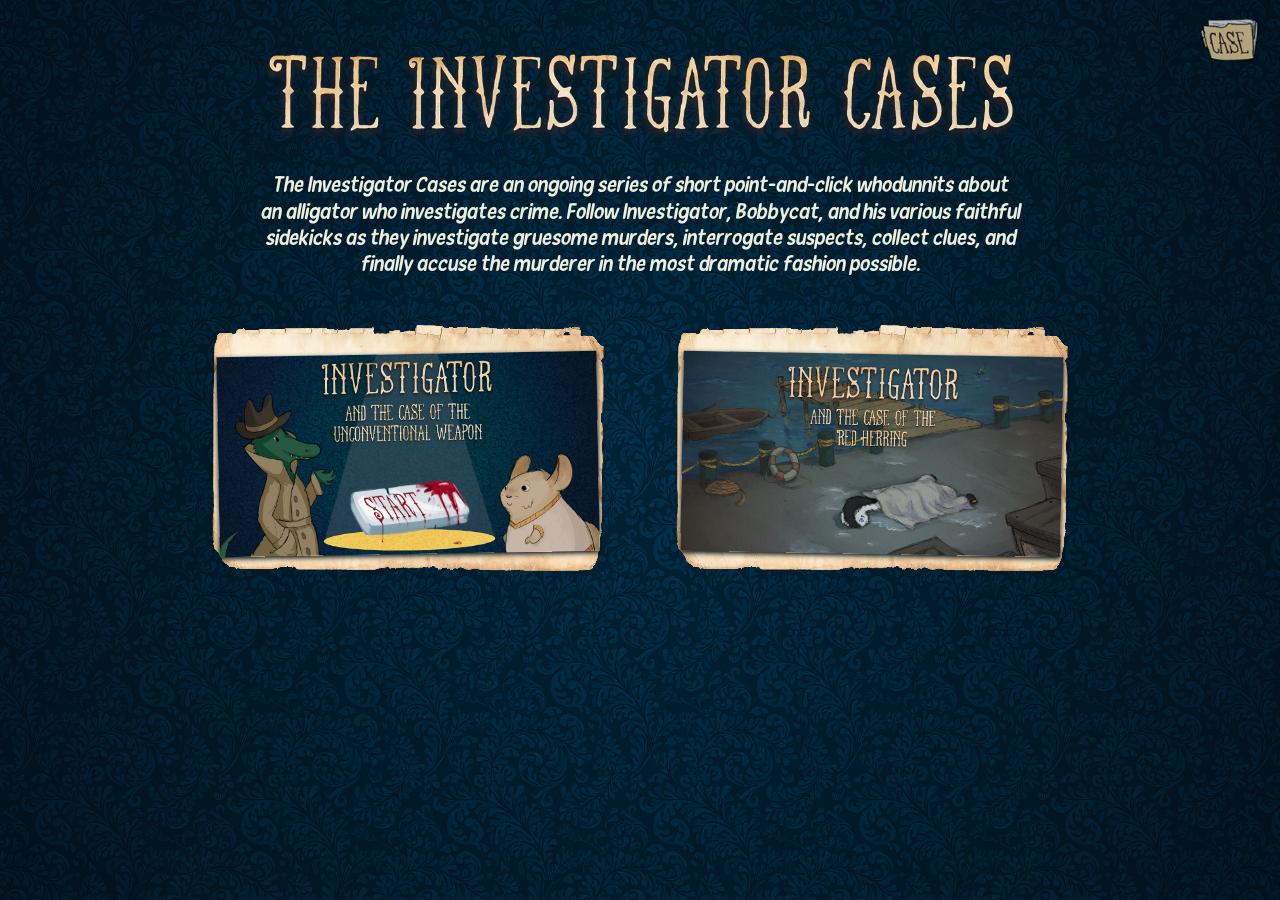
<file: index.html>
<!DOCTYPE html>
<html lang="en-us">
<head>
	<meta charset="UTF-8">
	<meta http-equiv="X-UA-Compatible" content="IE=Edge">
	<meta name="viewport" content="width=device-width, initial-scale=1">

	<title>The Investigator Cases</title>
	
	<!-- CSS -->
	<link rel="stylesheet" href="style.css">

	<!-- Favicons -->
	<link rel="apple-touch-icon" sizes="180x180" href="shared_assets/favicons/apple-touch-icon.png">
	<link rel="icon" type="image/png" href="shared_assets/favicons/android-chrome-192x192.png" sizes="192x192">
	<link rel="icon" type="image/png" href="shared_assets/favicons/favicon-16x16.png" sizes="16x16">
	<link rel="icon" type="image/png" href="shared_assets/favicons/favicon-32x32.png" sizes="32x32">
	<link rel="icon" type="image/png" href="shared_assets/favicons/favicon-96x96.png" sizes="96x96">
	<meta name="msapplication-TileColor" content="#2b5797">
	<meta name="msapplication-TileImage" content="shared_assets/favicons/mstile-144x144.png">
	<meta name="theme-color" content="#ffffff">
	
	<!-- OpenGraph -->
	<meta property="og:title" content="The Investigator Cases">
	<meta property="og:description" content="The Investigator Cases are an ongoing series of short point and click whodunnits about an alligator who investigates crime. Investigate gruesome murders, interrogate suspects, and collect clues, all until the time comes to accuse the murderer.">
	<meta property="og:type" content="game">
	<meta property="og:image" content="https://constancecchen.github.io/Investigator/opengraph.jpg">
	<meta property="og:url" content="https://constancecchen.github.io/Investigator/">
	<meta name="description" content="The Investigator Cases are an ongoing series of short point and click whodunnits about an alligator who investigates crime. Investigate gruesome murders, interrogate suspects, and collect clues, all until the time comes to accuse the murderer.">
	<meta name="twitter:site" content="@constancecchen">
	<meta name="twitter:card" content="summary_large_image">
</head>
<body>
	<div class="bgGradient"></div>
	<div id="js-faqToggle" class="faq__toggle" title="FAQ" aria-label="Frequently Asked Questions"></div>

	<div class="container">
		<img src="logo.png" alt="The Investigator Cases" aria-label="The Investigator Cases">

		<p>The Investigator Cases are an ongoing series of short point-and-click whodunnits about an alligator who investigates crime. Follow Investigator, Bobbycat, and his various faithful sidekicks as they investigate gruesome murders, interrogate suspects, collect clues, and finally accuse the murderer in the most dramatic fashion possible.</p>
	</div>

	<div class="cases">
		<a class="case" href="theunconventionalweapon/">
			<img src="theunconventionalweapon/opengraph.jpg"
				title="Play Investigator and the Case of the Unconventional Weapon"
				alt="Play Investigator and the Case of the Unconventional Weapon"
				aria-label="Play Investigator and the Case of the Unconventional Weapon">
		</a>
		<a class="case" href="theredherring/">
			<img src="theredherring/opengraph.jpg"
				title="Play Investigator and the Case of the Red Herring"
				alt="Play Investigator and the Case of the Red Herring"
				aria-label="Play Investigator and the Case of the Red Herring">
		</a>
	</div>

	<div id="js-faq" class="faq">
		<div id="js-faqNoToggle" class="faq__container">
			<p>
				<b class="faq__question">How often does a new game come out?</b>
				<br>A new Investigator game is produced once every 3 months or so (i.e., once every Ludum Dare gamejam).
			</p>

			<img src="shared_assets/ui/undiscovered.png" align="right" width="150" height="150" alt="Unknown suspect">

			<p>
				<b class="faq__question">Who the heck is making these?</b>
				<br>Investigator is mostly a solo endeavor by an individual known as <a href="http://www.theskyandthesea.com">Constance Chen</a>. She adores Professor Layton, Agatha Christie, and any excuse to come up with a bunch of animal rhymes and horrendous puns.
			</p>

			<p>
				<b class="faq__question">I'm interested in getting in touch!</b>
				<br>Sure! Feel free to <a href="https://www.twitter.com/constancecchen">shoot me a Tweet</a> or <a href="mailto:cchen@theskyandthesea.com">email</a>.
			</p>

			<p>Please note that Investigator requires Javascript to run, and works best on modern browsers.</p>
		</div>
	</div>

	<script>
		/* FAQ modal toggle */
		document.getElementById("js-faqToggle").onclick = function() {
			var faq = document.getElementById("js-faq");

			if (faq.className == "faq") {
				faq.className += " faq--visible";
			} else {
				faq.className = "faq";
			}
		}
		document.getElementById("js-faq").onclick = function() {
			document.getElementById("js-faq").className = "faq";
		}
		document.getElementById("js-faqNoToggle").addEventListener('click', function(event){
			event.stopPropagation();
		});
	</script>
</body>
</html>
</file>
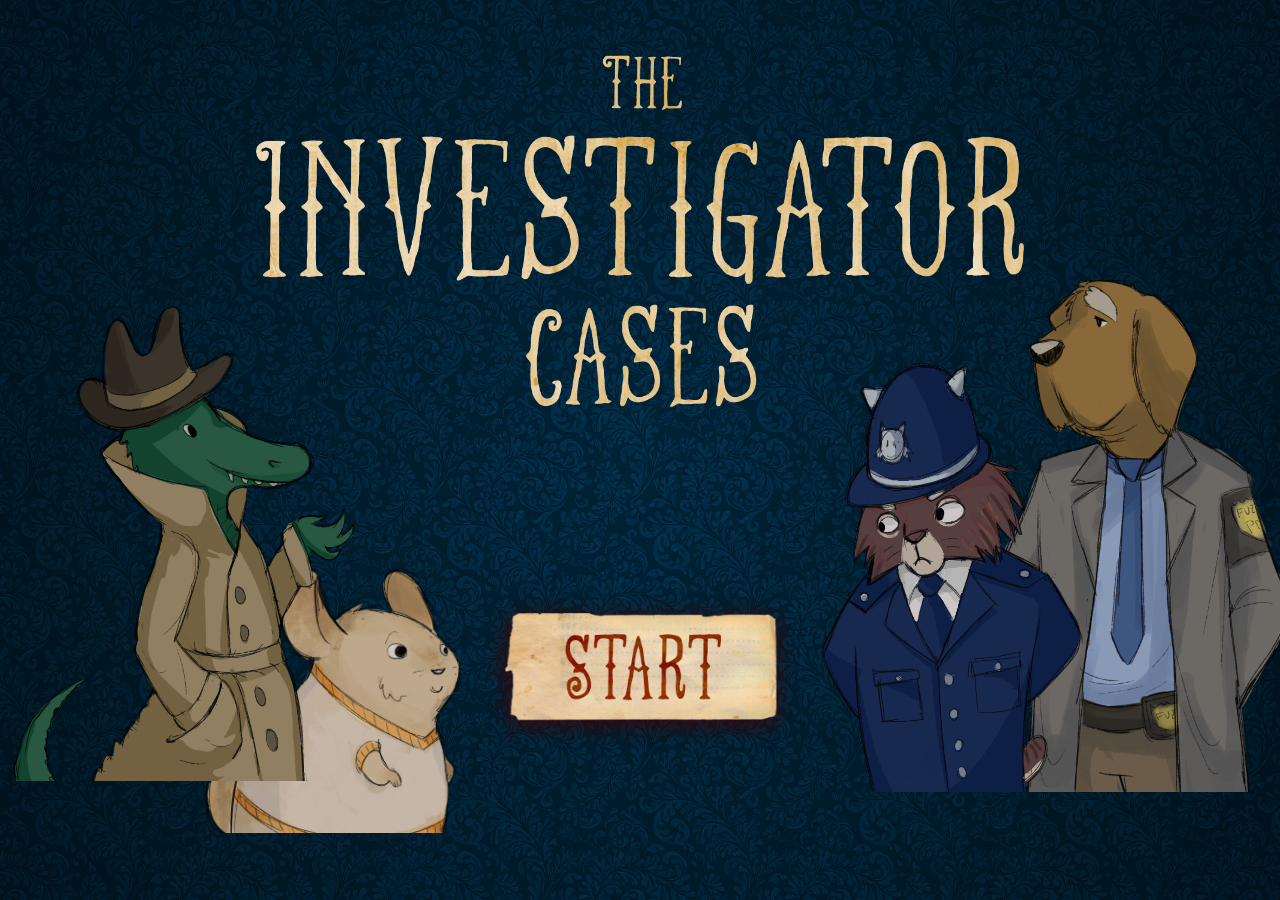
<file: splash/index.html>
<!DOCTYPE html>
<html lang="en-us">
<head>
	<meta charset="UTF-8">
	<meta http-equiv="X-UA-Compatible" content="IE=Edge">
	<meta name="viewport" content="width=device-width, initial-scale=1">

	<title>The Investigator Cases</title>
	
	<!-- CSS -->
	<link rel="stylesheet" href="../style.css">
	<link rel="stylesheet" href="style.css">

	<!-- Favicons -->
	<link rel="apple-touch-icon" sizes="180x180" href="../shared_assets/favicons/apple-touch-icon.png">
	<link rel="icon" type="image/png" href="../shared_assets/favicons/android-chrome-192x192.png" sizes="192x192">
	<link rel="icon" type="image/png" href="../shared_assets/favicons/favicon-16x16.png" sizes="16x16">
	<link rel="icon" type="image/png" href="../shared_assets/favicons/favicon-32x32.png" sizes="32x32">
	<link rel="icon" type="image/png" href="../shared_assets/favicons/favicon-96x96.png" sizes="96x96">
	<meta name="msapplication-TileColor" content="#2b5797">
	<meta name="msapplication-TileImage" content="../shared_assets/favicons/mstile-144x144.png">
	<meta name="theme-color" content="#ffffff">
	
	<!-- OpenGraph -->
	<meta property="og:title" content="The Investigator Cases">
	<meta property="og:description" content="The Investigator Cases are an ongoing series of short point and click whodunnits about an alligator who investigates crime. Investigate gruesome murders, interrogate suspects, and collect clues, all until the time comes to accuse the murderer.">
	<meta property="og:type" content="game">
	<meta property="og:image" content="https://constancecchen.github.io/Investigator/opengraph.jpg">
	<meta property="og:url" content="https://constancecchen.github.io/Investigator/">
	<meta name="description" content="The Investigator Cases are an ongoing series of short point and click whodunnits about an alligator who investigates crime. Investigate gruesome murders, interrogate suspects, and collect clues, all until the time comes to accuse the murderer.">
	<meta name="twitter:site" content="@constancecchen">
	<meta name="twitter:card" content="summary_large_image">
</head>
<body>
	<div class="bgGradient"></div>

	<a class="slideshow" href="../">
		<div class="slide-1 slide">
			<div class="chinchilla"></div>
			<div class="investigator"></div>
			<div class="dogtective"></div>
			<div class="bobbycat"></div>
			<div class="cta"></div>
		</div>
		<div class="slide-2 slide"></div>
		<div class="slide-3 slide"></div>
		<div class="slide-4 slide"></div>
	</a>
</body>
</html>
</file>
<file: style.css>
@font-face {
	font-family: 'New Era Casual';
	src: url('shared_assets/fonts/NewEraCasualRegular.woff2') format('woff2'),
	     url('shared_assets/fonts/NewEraCasualRegular.woff') format('woff');
}
@font-face {
	font-family: 'New Era Casual';
	src: url('shared_assets/fonts/NewEraCasualBold.woff2') format('woff2'),
	     url('shared_assets/fonts/NewEraCasualBold.woff') format('woff')
	font-weight: bold;
}
@font-face {
	font-family: 'New Era Casual';
	src: url('shared_assets/fonts/NewEraCasualItalic.woff2') format('woff2'),
	     url('shared_assets/fonts/NewEraCasualItalic.woff') format('woff')
	font-style: italic;
}

html {
	box-sizing: border-box;
	-ms-text-size-adjust: 100%;
	-webkit-text-size-adjust: 100%;
}
*, *:before, *:after {
	box-sizing: inherit;
}
a, button {
	color: inherit;
	-webkit-transition: .4s;
	transition: .4s;
}
img {
	max-width: 100%;
	height: auto;
	border: 0;
}

body {
	margin: 30px;
	font-family: 'New Era Casual', Georgia, serif;
	font-size: 22px;
	line-height: 1.2;
	text-align: center;
	color: #eed;
	background-color: #012d3a;
	background-image: url('bg_texture.jpg');
	background-size: 206px 275px;
}
.bgGradient {
	z-index: -1;
	position: fixed;
	top: 0;
	right: 0;
	bottom: 0;
	left: 0;
	background: -webkit-radial-gradient(ellipse 120% 200%, transparent, #000);
	background: radial-gradient(ellipse 120% 200%, transparent, #000);
	pointer-events: none;
}
.container {
	box-sizing: border-box;
	max-width: 800px;
	padding: 20px;
	margin: 0 auto;
}

.faq__toggle {
	z-index: 100;
	position: fixed;
	top: 10px;
	right: 20px;
	width: 60px;
	height: 60px;
	background: url('shared_assets/ui/case_toggle.png') no-repeat center right;
	background-size: contain;
	opacity: 0.7;
	-webkit-transition: .4s opacity;
	transition: .4s opacity;
	cursor: help;
}
.faq__toggle:hover, .faq__toggle:focus {
	opacity: 1;
}
.faq {
	z-index: 99;
	display: none;
	position: fixed;
	top: 0;
	right: 0;
	bottom: 0;
	left: 0;
	height: 100%;
	width: 100%;
	background-color: rgba(0,0,0, 0.6);
	overflow: auto;
}
.faq--visible {
	display: block;
	-webkit-animation: show .6s ease;
	-animation: show .6s ease;
}
@-webkit-keyframes show {
	0% {
		opacity: 0;
	}
	100% {
		opacity: 1;
	}
}
@keyframes show {
	0% {
		opacity: 0;
	}
	100% {
		opacity: 1;
	}
}
.faq:before {
	content: '';
	display: inline-block;
	vertical-align: middle;
	height: 100%;
	margin-right: -5px;
}
.faq__container {
	display: inline-block;
	vertical-align: middle;
	max-width: 900px;
	margin: 20px auto;
	padding: 5px 30px;
	text-align: left;
	color: #470a01;
    background-image: url('shared_assets/ui/dialogue_bg.jpg');
    background-size: auto 400px;
	border-radius: 16px;
}
.faq__question {
	font-size: 1.1em;
}

.case {
	display: inline-block;
	max-width: 400px;
    margin: 0 30px;
    padding: 30px 10px;
	line-height: 0;
    background-image: url('small_case_folders.png');
    background-position: center;
    background-repeat: no-repeat;
    background-size: contain;
	-webkit-transition: .4s transform ease;
	transition: .4s transform ease;
}
.case:hover, .case:focus, .case:active {
	-webkit-transform: scale(1.05);
	-ms-transform: scale(1.05);
	transform: scale(1.05);
}
.case img {
	box-shadow: 0 2px 5px #00111b;
}
.case:nth-child(odd) img {
	-webkit-transform: rotate(-1deg) translateY(5px);
	-ms-transform: rotate(-1deg) translateY(5px);
	transform: rotate(-1deg) translateY(5px);
}
.case:nth-child(even) img {
	-webkit-transform: rotate(1deg) translateY(5px);
	-ms-transform: rotate(1deg) translateY(5px);
	transform: rotate(1deg) translateY(5px);
}
</file>
<file: splash/style.css>
html, body {
	position: relative;
	height: 100%;
	margin: 0;
	overflow: hidden;
}

div {
	background-repeat: no-repeat;
	background-size: contain;
}

.slideshow {
	position: absolute;
	top: 0;
	right: 0;
	bottom: 0;
	left: 0;
	cursor: url('../shared_assets/ui/cursor3.png'), auto;
}

.slide {
	position: absolute;
	top: 0;
	right: 0;
	bottom: 0;
	left: 0;
	will-change: opacity;
}

.slide-1 {
	z-index: 99;
	background-image: url('title.png');
	background-size: 60% auto;
	background-position: center 10%;
	-webkit-animation: slide-1 20s ease-in-out infinite;
	animation: slide-1 20s ease-in-out infinite;
}
.investigator {
	position: absolute;
	bottom: 0%;
	left: 1%;
	width: 27%;
	height: 66%;
	background-image: url('../shared_assets/characters/investigator.png');
}
.dogtective {
	position: absolute;
	bottom: 0%;
	right: -1%;
	width: 24%;
	height: 69%;
	background-image: url('../shared_assets/characters/dogtective.png');
}
.bobbycat {
	position: absolute;
	bottom: 0%;
	right: 15%;
	width: 21%;
	height: 60%;
	background-image: url('../shared_assets/characters/bobbycat.png');
}
.chinchilla {
	position: absolute;
	bottom: 0%;
	left: 16%;
	width: 20%;
	height: 37%;
	background-image: url('../theunconventionalweapon/characters/vanilla_chinchilla.png');
}
.cta {
	position: absolute;
	top: 64%;
	right: 0;
	left: 0;
	width: 25%;
	height: 21%;
	margin: 0 auto;
	background-image: url('cta.png');
	background-position: center;
	-webkit-transition: -webkit-transform .3s ease-out;
	transition: transform .3s ease-out;
}
.cta:lang(es){
	background-image: url('cta-es.png');
}
.cta:lang(ja-jp){
	background-image: url('cta-ja.png');
}
.cta:hover {
	-webkit-transform: scale(1.1);
	-ms-transform: scale(1.1);
	transform: scale(1.1);
}

.slide-2 {
	background-image: url('tagline.png');
	background-size: 80% auto;
	background-position: center;
	opacity: 0;
	-webkit-animation: slide-2 20s ease-in-out infinite;
	animation: slide-2 20s ease-in-out infinite;
}

.slide-3 {
	background-image: url('description.png');
	background-size: auto 90%;
	background-position: center;
	opacity: 0;
	-webkit-animation: slide-3 20s ease-in-out infinite;
	animation: slide-3 20s ease-in-out infinite;
}

.slide-4 {
	background-image: url('website.png');
	background-size: 30em auto;
	background-position: center;
	opacity: 0;
	-webkit-animation: slide-4 20s ease-in-out infinite;
	animation: slide-4 20s ease-in-out infinite;
}

@keyframes slide-1 {
	0%   { opacity: 1; }
	21%  { opacity: 1; }
	25%  { opacity: 0; }
	95%  { opacity: 0; }
	100% { opacity: 1; }
}

@keyframes slide-2 {
	0%   { opacity: 0; }
	25%  { opacity: 0; }
	29%  { opacity: 1; }
	44%  { opacity: 1; }
	48%  { opacity: 0; }
	100% { opacity: 0; }
}

@keyframes slide-3 {
	0%   { opacity: 0; }
	48%  { opacity: 0; }
	52%  { opacity: 1; }
	78%  { opacity: 1; }
	82%  { opacity: 0; }
	100% { opacity: 0; }
}

@keyframes slide-4 {
	0%   { opacity: 0; }
	82%  { opacity: 0; }
	86%  { opacity: 1; }
	96%  { opacity: 1; }
	100% { opacity: 0; }
}
</file>
